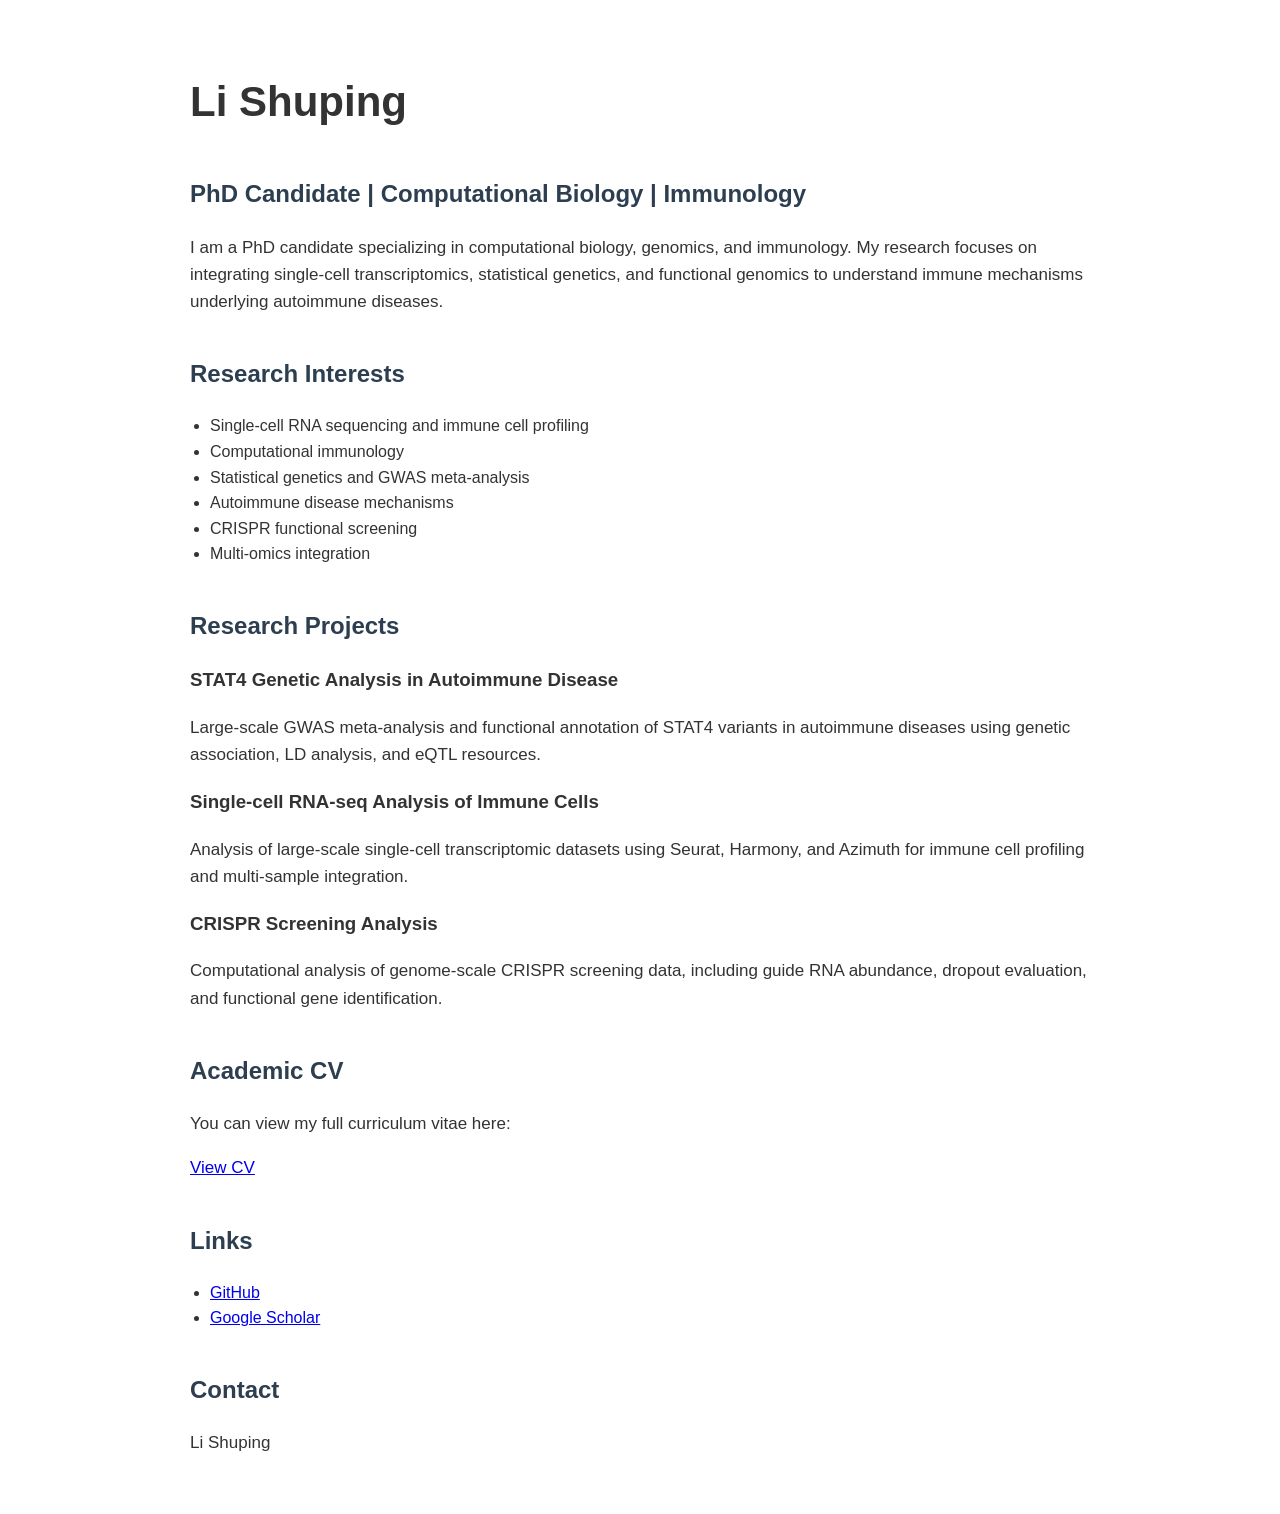
<file: index.html>
<!DOCTYPE html>

<html lang="en">

<head>

<meta charset="UTF-8">

<link rel="stylesheet" href="style.css">

<title>
Li Shuping | Academic Portfolio
</title>

</head>


<body>

<h1>
Li Shuping
</h1>


<h2>
PhD Candidate | Computational Biology | Immunology
</h2>


<p>
I am a PhD candidate specializing in computational biology,
genomics, and immunology. My research focuses on integrating
single-cell transcriptomics, statistical genetics, and functional
genomics to understand immune mechanisms underlying autoimmune diseases.
</p>


<h2>
Research Interests
</h2>

<ul>
<li>Single-cell RNA sequencing and immune cell profiling</li>
<li>Computational immunology</li>
<li>Statistical genetics and GWAS meta-analysis</li>
<li>Autoimmune disease mechanisms</li>
<li>CRISPR functional screening</li>
<li>Multi-omics integration</li>
</ul>


<h2>
Research Projects
</h2>


<h3>
STAT4 Genetic Analysis in Autoimmune Disease
</h3>

<p>
Large-scale GWAS meta-analysis and functional annotation of STAT4
variants in autoimmune diseases using genetic association,
LD analysis, and eQTL resources.
</p>


<h3>
Single-cell RNA-seq Analysis of Immune Cells
</h3>

<p>
Analysis of large-scale single-cell transcriptomic datasets using
Seurat, Harmony, and Azimuth for immune cell profiling and
multi-sample integration.
</p>


<h3>
CRISPR Screening Analysis
</h3>

<p>
Computational analysis of genome-scale CRISPR screening data,
including guide RNA abundance, dropout evaluation, and functional
gene identification.
</p>


<h2>
Academic CV
</h2>

<p>
You can view my full curriculum vitae here:
</p>

<p>
<a href="cv.html">
View CV
</a>
</p>


<h2>
Links
</h2>

<ul>

<li>
<a href="https://github.com/li-shuping">
GitHub
</a>
</li>

<li>
<a href="https://scholar.google.com">
Google Scholar
</a>
</li>

</ul>


<h2>
Contact
</h2>

<p>
Li Shuping
</p>


</body>

</html>
</file>
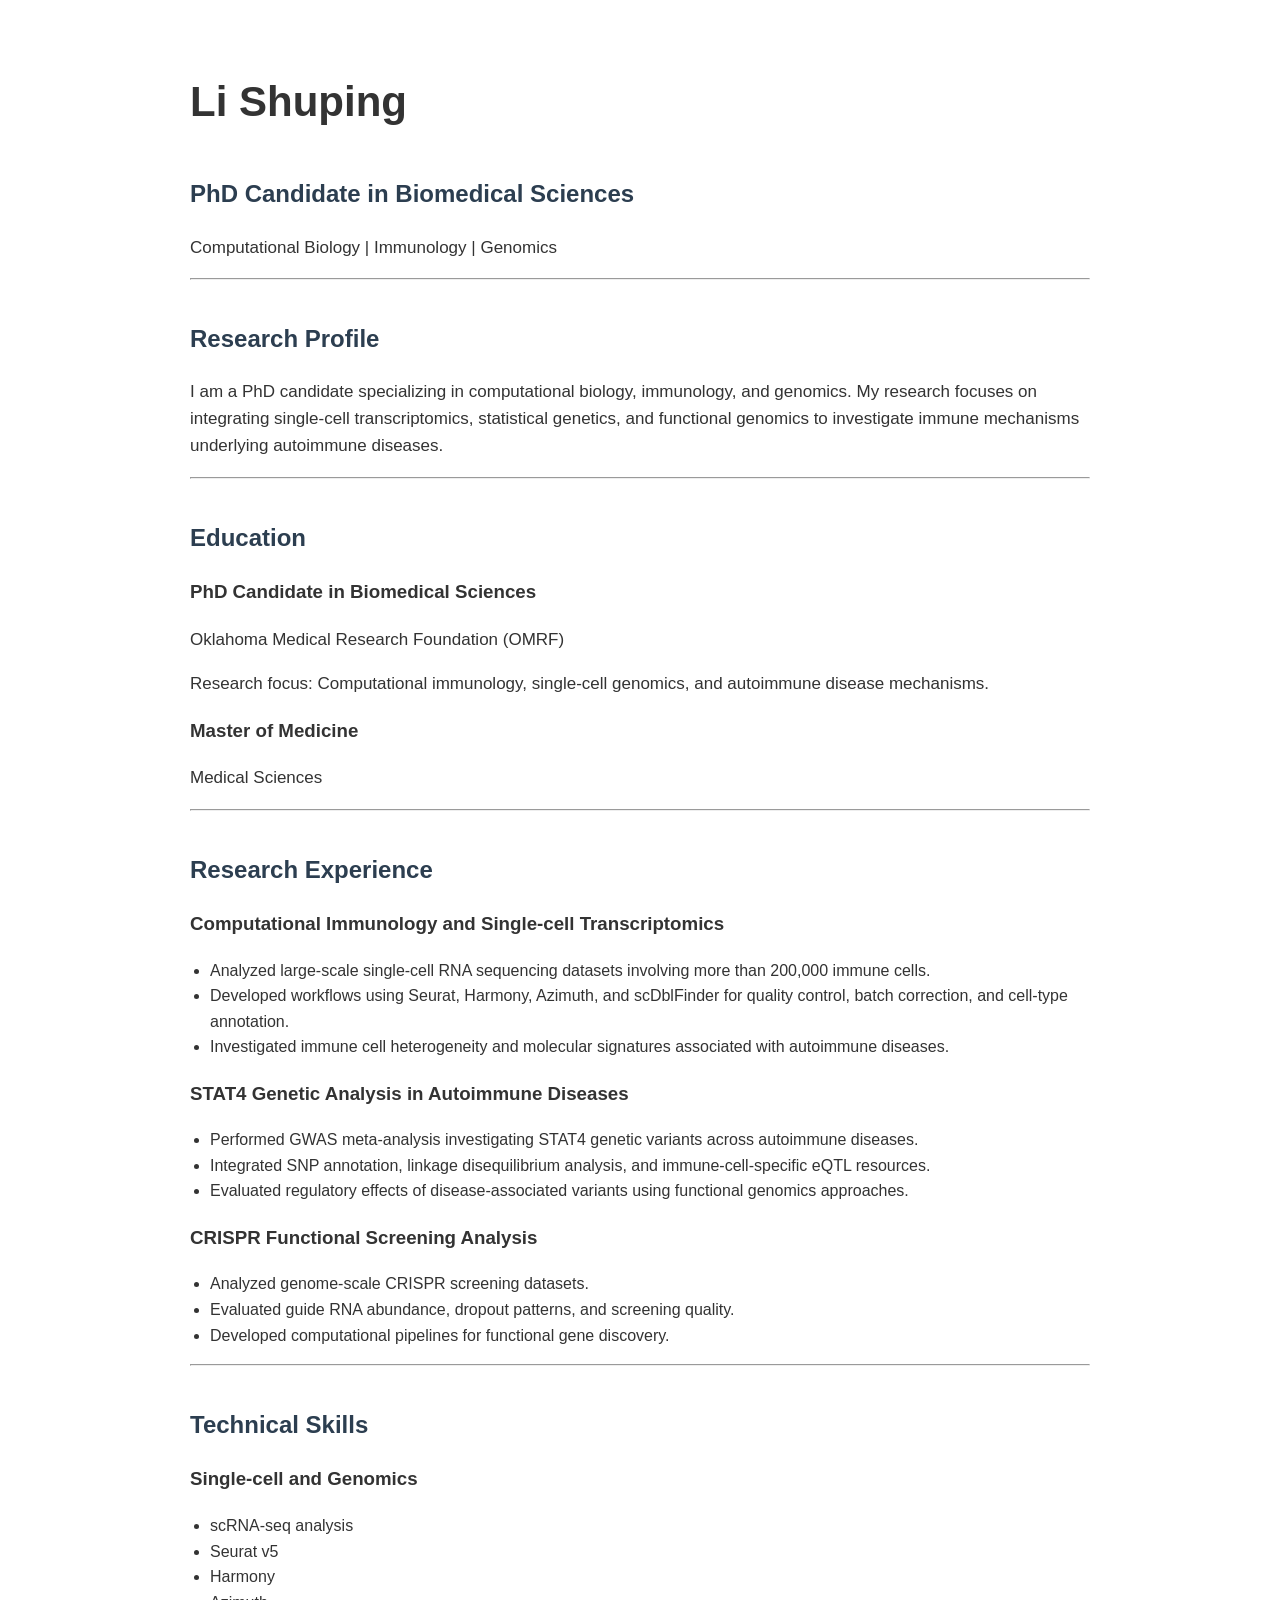
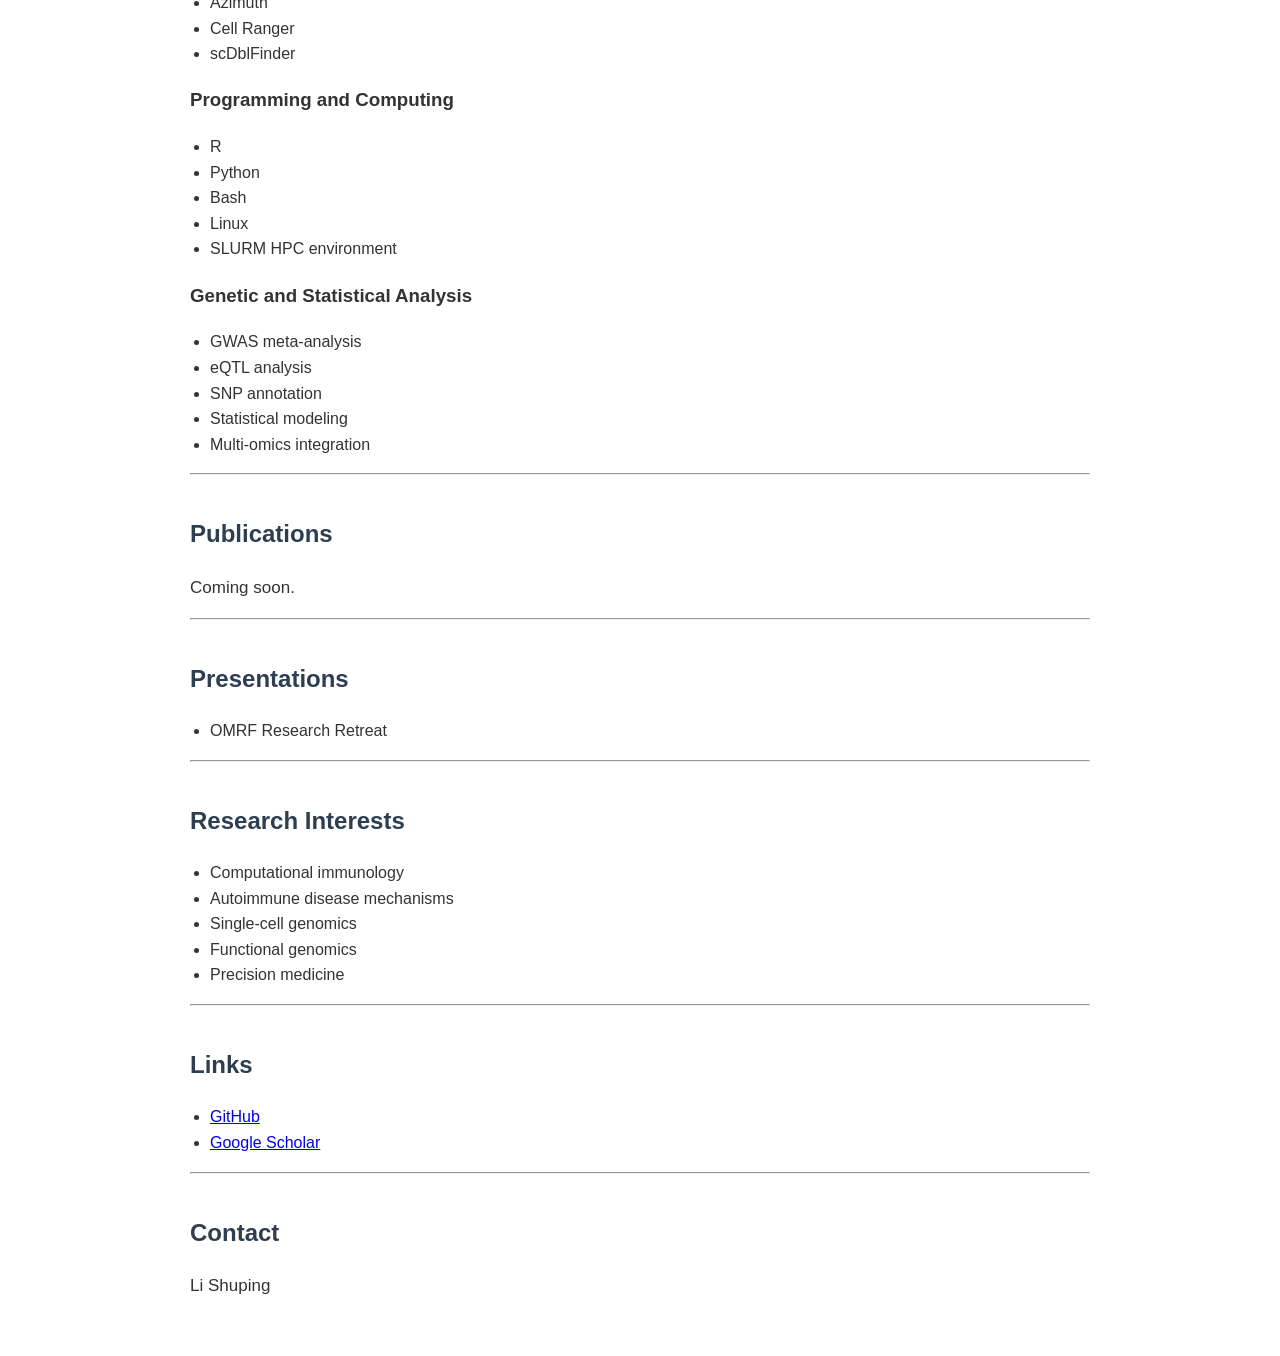
<file: cv.html>
<!DOCTYPE html>

<html lang="en">

<head>

<meta charset="UTF-8">

<link rel="stylesheet" href="style.css">

<title>
Li Shuping | Curriculum Vitae
</title>

</head>


<body>


<h1>
Li Shuping
</h1>


<h2>
PhD Candidate in Biomedical Sciences
</h2>


<p>
Computational Biology | Immunology | Genomics
</p>


<hr>


<h2>
Research Profile
</h2>


<p>
I am a PhD candidate specializing in computational biology,
immunology, and genomics. My research focuses on integrating
single-cell transcriptomics, statistical genetics, and functional
genomics to investigate immune mechanisms underlying autoimmune diseases.
</p>


<hr>


<h2>
Education
</h2>


<h3>
PhD Candidate in Biomedical Sciences
</h3>

<p>
Oklahoma Medical Research Foundation (OMRF)
</p>

<p>
Research focus: Computational immunology, single-cell genomics,
and autoimmune disease mechanisms.
</p>



<h3>
Master of Medicine
</h3>

<p>
Medical Sciences
</p>


<hr>


<h2>
Research Experience
</h2>



<h3>
Computational Immunology and Single-cell Transcriptomics
</h3>

<ul>

<li>
Analyzed large-scale single-cell RNA sequencing datasets involving
more than 200,000 immune cells.
</li>

<li>
Developed workflows using Seurat, Harmony, Azimuth, and scDblFinder
for quality control, batch correction, and cell-type annotation.
</li>

<li>
Investigated immune cell heterogeneity and molecular signatures
associated with autoimmune diseases.
</li>

</ul>




<h3>
STAT4 Genetic Analysis in Autoimmune Diseases
</h3>

<ul>

<li>
Performed GWAS meta-analysis investigating STAT4 genetic variants
across autoimmune diseases.
</li>

<li>
Integrated SNP annotation, linkage disequilibrium analysis,
and immune-cell-specific eQTL resources.
</li>

<li>
Evaluated regulatory effects of disease-associated variants using
functional genomics approaches.
</li>

</ul>



<h3>
CRISPR Functional Screening Analysis
</h3>


<ul>

<li>
Analyzed genome-scale CRISPR screening datasets.
</li>

<li>
Evaluated guide RNA abundance, dropout patterns, and screening quality.
</li>

<li>
Developed computational pipelines for functional gene discovery.
</li>

</ul>



<hr>


<h2>
Technical Skills
</h2>


<h3>
Single-cell and Genomics
</h3>

<ul>
<li>scRNA-seq analysis</li>
<li>Seurat v5</li>
<li>Harmony</li>
<li>Azimuth</li>
<li>Cell Ranger</li>
<li>scDblFinder</li>
</ul>



<h3>
Programming and Computing
</h3>

<ul>
<li>R</li>
<li>Python</li>
<li>Bash</li>
<li>Linux</li>
<li>SLURM HPC environment</li>
</ul>



<h3>
Genetic and Statistical Analysis
</h3>

<ul>
<li>GWAS meta-analysis</li>
<li>eQTL analysis</li>
<li>SNP annotation</li>
<li>Statistical modeling</li>
<li>Multi-omics integration</li>
</ul>



<hr>


<h2>
Publications
</h2>


<p>
Coming soon.
</p>



<hr>


<h2>
Presentations
</h2>


<ul>

<li>
OMRF Research Retreat
</li>

</ul>



<hr>


<h2>
Research Interests
</h2>


<ul>

<li>
Computational immunology
</li>

<li>
Autoimmune disease mechanisms
</li>

<li>
Single-cell genomics
</li>

<li>
Functional genomics
</li>

<li>
Precision medicine
</li>

</ul>



<hr>


<h2>
Links
</h2>


<ul>

<li>
<a href="https://github.com/li-shuping">
GitHub
</a>
</li>


<li>
<a href="#">
Google Scholar
</a>
</li>


</ul>



<hr>


<h2>
Contact
</h2>


<p>
Li Shuping
</p>


</body>

</html>
</file>
<file: style.css>
body {
    font-family: Arial, Helvetica, sans-serif;
    max-width: 900px;
    margin: auto;
    padding: 40px;
    line-height: 1.6;
    color: #333;
}

h1 {
    font-size: 42px;
    margin-bottom: 5px;
}

h2 {
    color: #2c3e50;
    margin-top: 40px;
}

ul {
    padding-left: 20px;
}

p {
    font-size: 17px;
}
</file>
